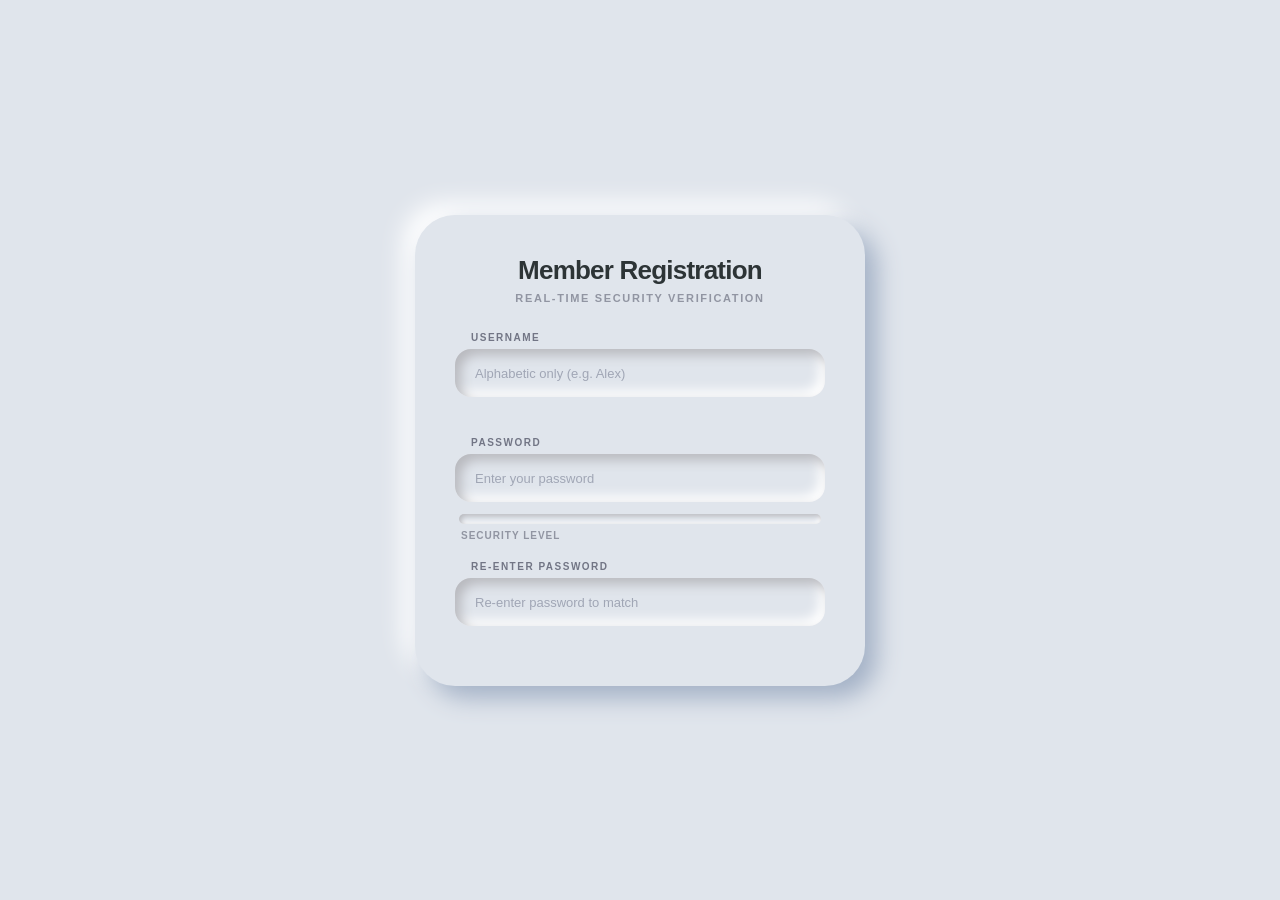
<file: Day-01-Password strength checker/index.html>
<!doctype html>
<html lang="en">
  <head>
    <meta charset="UTF-8" />
    <meta name="viewport" content="width=device-width, initial-scale=1.0" />
    <title>Password Strength Checker</title>
    <meta
      name="description"
      content="A Neumorphism (Soft UI) real-time password strength checker with live validation, dynamic strength meter, and animated confirmation."
    />
    <meta property="og:title" content="Password Strength Checker" />
    <meta
      property="og:description"
      content="A Neumorphism (Soft UI) real-time password strength checker with live validation, dynamic strength meter, and animated confirmation."
    />
    <meta property="og:type" content="website" />
    <meta name="twitter:card" content="summary_large_image" />
    <link rel="stylesheet" href="style.css" />
    <script src="script.js" defer></script>
  </head>
  <body>
    <main class="app-container" id="app-container">
      <!-- Registration Form Area -->
      <section class="form-area" id="form-area">
        <header class="header-area" id="header-area">
          <h1 class="app-title" id="app-title">Member Registration</h1>
          <p class="app-subtitle" id="app-subtitle">Real-time security verification</p>
        </header>

        <form class="form-container" id="registration-form" novalidate autocomplete="off">
          <!-- Username Input -->
          <div class="form-group" id="username-group">
            <label for="username" class="form-label" id="username-label">
              <span>Username</span>
            </label>
            <input
              type="text"
              id="username"
              name="username"
              class="neumorphic-input"
              placeholder="Alphabetic only (e.g. Alex)"
              autocomplete="off"
              spellcheck="false"
              required
            />
            <span class="field-hint" id="username-hint"></span>
          </div>

          <!-- Password Input & Strength Meter -->
          <div class="form-group" id="password-group">
            <label for="password" class="form-label" id="password-label">
              <span>Password</span>
            </label>
            <input
              type="password"
              id="password"
              name="password"
              class="neumorphic-input"
              placeholder="Enter your password"
              autocomplete="new-password"
              required
            />
            <!-- Visual Colored Bar Strength Meter -->
            <div class="strength-meter-container" id="strength-meter-container">
              <div class="strength-meter-track" id="strength-meter-track">
                <div class="strength-meter-bar" id="strength-meter-bar"></div>
              </div>
              <div class="strength-status" id="strength-status">
                <span class="strength-reqs" id="strength-reqs">Security Level</span>
                <span class="strength-label" id="strength-label"></span>
              </div>
            </div>
          </div>

          <!-- Re-enter Password Input -->
          <div class="form-group" id="confirm-password-group">
            <label for="confirm-password" class="form-label" id="confirm-password-label">
              <span>Re-enter Password</span>
            </label>
            <input
              type="password"
              id="confirm-password"
              name="confirm-password"
              class="neumorphic-input"
              placeholder="Re-enter password to match"
              autocomplete="new-password"
              required
            />
            <span class="field-hint" id="confirm-password-hint"></span>
          </div>

          <!-- Registry Submit Button (Hidden by default until validated) -->
          <button type="submit" id="registry-button" class="btn-registry">
            Registry
          </button>
        </form>
      </section>

      <!-- Success State (Hidden initially) -->
      <section class="success-container" id="success-container" style="display: none;">
        <div class="checkmark-circle-outer" id="checkmark-circle-outer">
          <svg class="checkmark-svg" id="checkmark-svg" viewBox="0 0 52 52">
            <circle class="checkmark-circle" id="checkmark-circle" cx="26" cy="26" r="23" />
            <path class="checkmark-check" id="checkmark-check" d="M14.1 27.2l7.1 7.2 16.7-16.8" />
          </svg>
        </div>
        <h2 class="success-text" id="success-text">Thanks for being a member</h2>
        <button type="button" class="reset-session-btn" id="reset-session-btn">
          Register Another
        </button>
      </section>
    </main>
  </body>
</html>
</file>
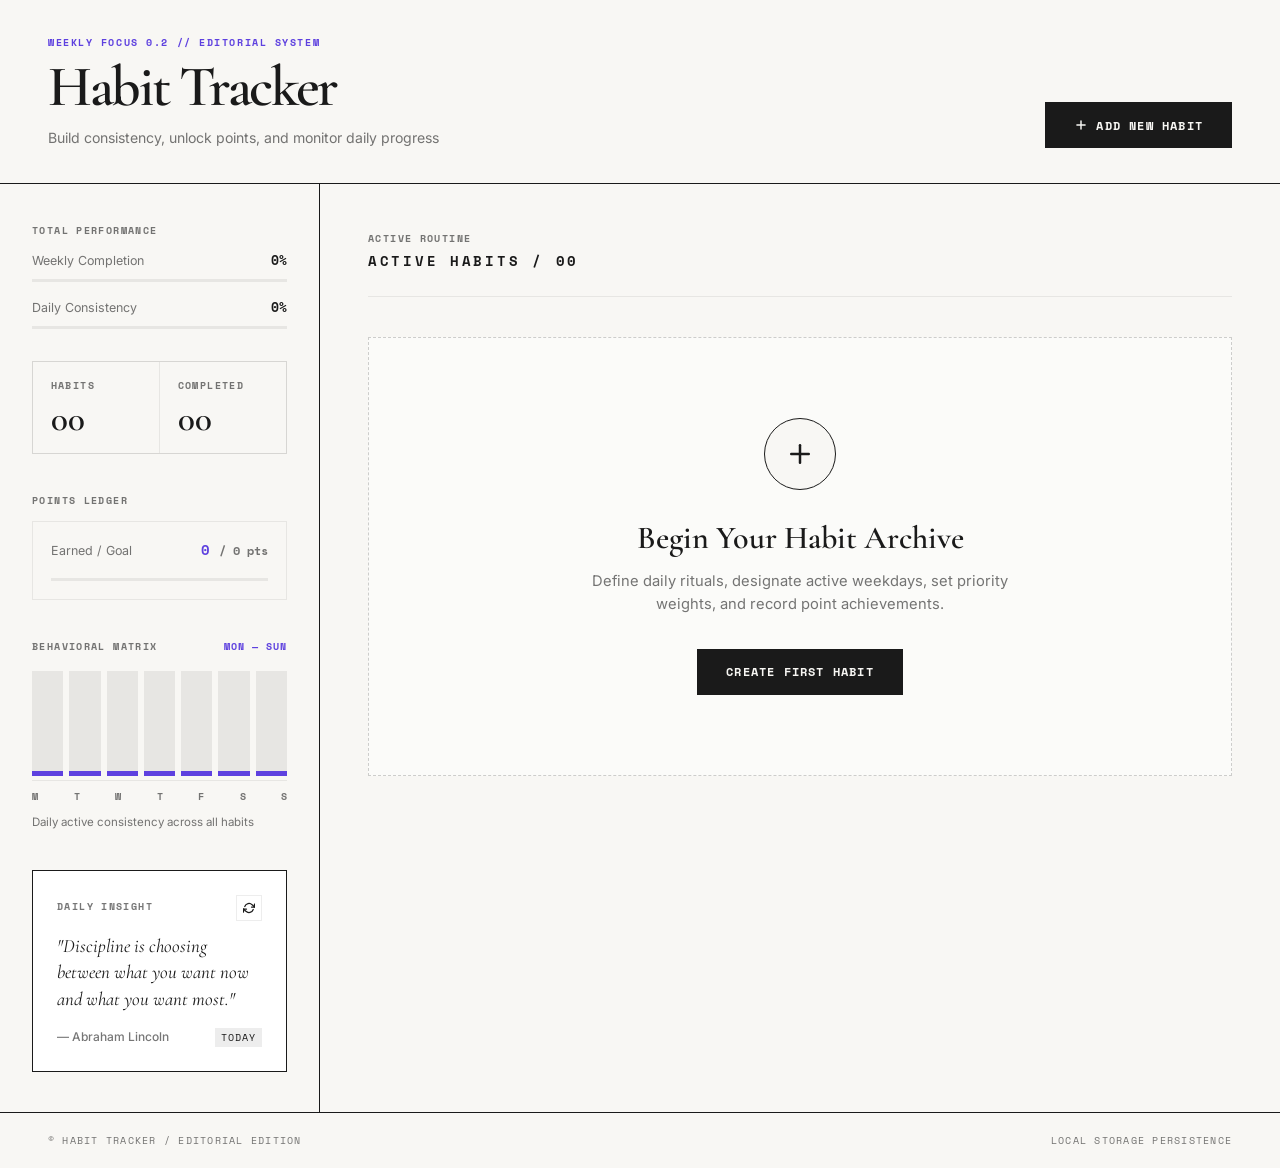
<file: habit-tracker/index.html>
<!doctype html>
<html lang="en">
  <head>
    <meta charset="UTF-8" />
    <meta name="viewport" content="width=device-width, initial-scale=1.0" />
    <title>Habit Tracker | Refined Editorial</title>
    <meta name="description" content="Editorial typography habit tracker with weekly progress, points, weekday behavioral matrix, and local storage." />
    <meta property="og:title" content="Habit Tracker | Refined Editorial" />
    <meta property="og:description" content="Editorial typography habit tracker with weekly progress, points, weekday behavioral matrix, and local storage." />
    <meta property="og:type" content="website" />
    <link rel="preconnect" href="https://fonts.googleapis.com" />
    <link rel="preconnect" href="https://fonts.gstatic.com" crossorigin />
    <link href="https://fonts.googleapis.com/css2?family=Cormorant+Garamond:ital,wght@0,300;0,600;1,400&family=Inter:wght@300;400;500;600&family=Space+Mono:wght@400;700&display=swap" rel="stylesheet" />
    <link rel="stylesheet" href="./style.css" />
  </head>
  <body>
    <div class="app-wrapper" id="app">
      <!-- Refined Editorial Header -->
      <header class="app-header" id="mainHeader">
        <div class="brand-text">
          <span class="brand-tag">Weekly Focus 0.2 // Editorial System</span>
          <h1>Habit Tracker</h1>
          <p class="brand-subtext">Build consistency, unlock points, and monitor daily progress</p>
        </div>

        <div class="header-actions">
          <button type="button" class="btn-primary" id="addHabitHeaderBtn">
            <svg width="14" height="14" viewBox="0 0 24 24" fill="none" stroke="currentColor" stroke-width="2.5" stroke-linecap="round" stroke-linejoin="round">
              <line x1="12" y1="5" x2="12" y2="19"></line>
              <line x1="5" y1="12" x2="19" y2="12"></line>
            </svg>
            <span>Add New Habit</span>
          </button>
        </div>
      </header>

      <!-- Sidebar: User Info & Editorial Behavioral Metrics -->
      <aside class="user-info-panel" id="userInfoPanel">
        <!-- Overall Performance Progress Bars -->
        <section class="panel-block">
          <span class="label">Total Performance</span>
          <div class="progress-unit">
            <div class="progress-row">
              <span class="progress-name">Weekly Completion</span>
              <span class="progress-val" id="overallPercent">0%</span>
            </div>
            <div class="bar-track">
              <div class="bar-fill" id="overallProgressBar" style="width: 0%;"></div>
            </div>
          </div>

          <div class="progress-unit" style="margin-bottom: 1.5rem;">
            <div class="progress-row">
              <span class="progress-name">Daily Consistency</span>
              <span class="progress-val" id="dailyPercent">0%</span>
            </div>
            <div class="bar-track">
              <div class="bar-fill secondary" id="dailyProgressBar" style="width: 0%;"></div>
            </div>
          </div>

          <div class="stat-group">
            <div class="metric-card" id="metricTotalHabits">
              <span class="label">Habits</span>
              <div class="metric-value" id="totalHabitsCount">0</div>
            </div>
            <div class="metric-card" id="metricCompletedHabits">
              <span class="label">Completed</span>
              <div class="metric-value" id="totalCompletedHabits">0</div>
            </div>
          </div>
        </section>

        <!-- Points Ledger -->
        <section class="panel-block">
          <span class="label">Points Ledger</span>
          <div class="points-ledger-box">
            <div class="points-row">
              <span class="progress-name">Earned / Goal</span>
              <div class="points-numbers">
                <span class="earned" id="earnedPoints">0</span>
                <span class="target">/ <span id="targetPoints">0</span> pts</span>
              </div>
            </div>
            <div class="bar-track">
              <div class="bar-fill accent" id="pointsProgressBar" style="width: 0%;"></div>
            </div>
          </div>
        </section>

        <!-- Behavioral Matrix with Weekday Names -->
        <section class="panel-block">
          <div class="matrix-header">
            <span class="label" style="margin-bottom: 0;">Behavioral Matrix</span>
            <span class="legend-note">Mon — Sun</span>
          </div>
          <div class="chart-bars-wrap" id="chartBarsWrap">
            <!-- Dynamically rendered weekday columns -->
          </div>
          <div class="weekdays-labels-row" id="weekdaysLabelsRow">
            <span>M</span><span>T</span><span>W</span><span>T</span><span>F</span><span>S</span><span>S</span>
          </div>
          <p class="matrix-note">Daily active consistency across all habits</p>
        </section>

        <!-- Motivational Quote of the Day Card -->
        <section class="quote-card" id="quoteCard">
          <div class="quote-header">
            <span class="label" style="margin-bottom: 0;">Daily Insight</span>
            <button type="button" class="btn-refresh-quote" id="refreshQuoteBtn" title="Fetch new inspirational quote" aria-label="Refresh quote">
              <svg id="refreshQuoteIcon" width="12" height="12" viewBox="0 0 24 24" fill="none" stroke="currentColor" stroke-width="2.5" stroke-linecap="round" stroke-linejoin="round">
                <polyline points="23 4 23 10 17 10"></polyline>
                <polyline points="1 20 1 14 7 14"></polyline>
                <path d="M3.51 9a9 9 0 0 1 14.85-3.36L23 10M1 14l4.64 4.36A9 9 0 0 0 20.49 15"></path>
              </svg>
            </button>
          </div>
          <p class="quote-text" id="quoteText">"We are what we repeatedly do. Excellence, then, is not an act, but a habit."</p>
          <div class="quote-meta">
            <span class="quote-author" id="quoteAuthor">— Will Durant</span>
            <span class="quote-date-tag" id="quoteDateTag">Today</span>
          </div>
        </section>
      </aside>

      <!-- Main Section: Habits Workspace -->
      <main class="habits-section" id="habitsWorkspace">
        <div class="habits-section-header">
          <div class="section-title-group">
            <span class="label" style="margin-bottom: 0;">Active Routine</span>
            <h2 class="section-count-title">
              Active Habits / <span id="habitsCountBadge">0</span>
            </h2>
          </div>

          <div class="habits-controls" id="habitsControls">
            <label for="habitSortSelect" class="label sort-label">Sort By:</label>
            <select id="habitSortSelect" class="editorial-select" aria-label="Sort habits">
              <option value="priority-desc">Priority (High to Low)</option>
              <option value="title-asc">Title (A-Z)</option>
            </select>
          </div>
        </div>

        <!-- Initial Stage: Editorial Center Add State -->
        <div class="center-empty-state" id="emptyState">
          <button type="button" class="center-add-icon-btn" id="centerAddBtn" title="Add Your First Habit" aria-label="Add Habit">
            <svg viewBox="0 0 24 24" fill="none" stroke="currentColor" stroke-width="2" stroke-linecap="round" stroke-linejoin="round">
              <line x1="12" y1="5" x2="12" y2="19"></line>
              <line x1="5" y1="12" x2="19" y2="12"></line>
            </svg>
          </button>
          <h3 class="center-empty-title">Begin Your Habit Archive</h3>
          <p class="center-empty-desc">
            Define daily rituals, designate active weekdays, set priority weights, and record point achievements.
          </p>
          <button type="button" class="btn-primary" onclick="document.getElementById('centerAddBtn').click()">
            Create First Habit
          </button>
        </div>

        <!-- Habits Grid -->
        <div class="habits-grid" id="habitsGrid" style="display: none;">
          <!-- Habit cards rendered dynamically -->
        </div>
      </main>

      <!-- Editorial Footer -->
      <footer class="app-footer">
        <span>© HABIT TRACKER / EDITORIAL EDITION</span>
        <span>LOCAL STORAGE PERSISTENCE</span>
      </footer>
    </div>

    <!-- Modal Form: Editorial Add/Edit Habit -->
    <div class="modal-overlay" id="habitModal" role="dialog" aria-modal="true" aria-labelledby="modalTitle">
      <div class="modal-box">
        <div class="modal-header">
          <div>
            <span class="label">Entry Manifest</span>
            <h3 id="modalTitle">Add New Habit</h3>
          </div>
          <button type="button" class="btn-close-modal" id="closeModalBtn" aria-label="Close dialog">
            <svg width="18" height="18" viewBox="0 0 24 24" fill="none" stroke="currentColor" stroke-width="2" stroke-linecap="round" stroke-linejoin="round">
              <line x1="18" y1="6" x2="6" y2="18"></line>
              <line x1="6" y1="6" x2="18" y2="18"></line>
            </svg>
          </button>
        </div>

        <form class="modal-form" id="habitForm" novalidate>
          <!-- 1. Habit Title -->
          <div class="form-group">
            <label for="habitTitleInput" class="form-label">
              <span>Habit Title</span>
              <span class="helper">Min. 1 character</span>
            </label>
            <input 
              type="text" 
              id="habitTitleInput" 
              class="form-input" 
              placeholder="e.g. Morning Meditation, Read Literature, Hydration" 
              autocomplete="off"
            />
            <span class="error-text" id="titleError">Title is required (must contain at least one non-whitespace character).</span>
          </div>

          <!-- 2. Active Days Limit (Weekdays 1 to 7) -->
          <div class="form-group">
            <div class="form-label">
              <span>Active Weekdays</span>
              <span class="helper">Select 1 to 7 days</span>
            </div>
            <div class="days-selector-wrap" id="sliderWrap">
              <div class="days-selector-top">
                <span class="label" style="margin-bottom: 0;">Weekly Schedule</span>
                <span class="days-current-badge" id="sliderCurrentBadge">0 / 7 Days</span>
              </div>
              <div class="days-grid-row" id="daysGridRow">
                <button type="button" class="day-toggle-btn" data-day="1" aria-label="Toggle Monday (Day 1)">
                  <span class="day-num">01</span>
                  <span class="day-sub">Mon</span>
                </button>
                <button type="button" class="day-toggle-btn" data-day="2" aria-label="Toggle Tuesday (Day 2)">
                  <span class="day-num">02</span>
                  <span class="day-sub">Tue</span>
                </button>
                <button type="button" class="day-toggle-btn" data-day="3" aria-label="Toggle Wednesday (Day 3)">
                  <span class="day-num">03</span>
                  <span class="day-sub">Wed</span>
                </button>
                <button type="button" class="day-toggle-btn" data-day="4" aria-label="Toggle Thursday (Day 4)">
                  <span class="day-num">04</span>
                  <span class="day-sub">Thu</span>
                </button>
                <button type="button" class="day-toggle-btn" data-day="5" aria-label="Toggle Friday (Day 5)">
                  <span class="day-num">05</span>
                  <span class="day-sub">Fri</span>
                </button>
                <button type="button" class="day-toggle-btn" data-day="6" aria-label="Toggle Saturday (Day 6)">
                  <span class="day-num">06</span>
                  <span class="day-sub">Sat</span>
                </button>
                <button type="button" class="day-toggle-btn" data-day="7" aria-label="Toggle Sunday (Day 7)">
                  <span class="day-num">07</span>
                  <span class="day-sub">Sun</span>
                </button>
              </div>
              <div class="days-quick-row">
                <button type="button" class="btn-quick-day" id="quickSelectAll">Select All (7 Days)</button>
                <button type="button" class="btn-quick-day" id="quickClearAll">Reset</button>
              </div>
            </div>
          </div>

          <!-- 3. Priority Scale (1 to 5 Stars) -->
          <div class="form-group">
            <div class="form-label">
              <span>Priority Weight</span>
              <span class="helper">1 to 5 Stars</span>
            </div>
            <div class="star-rating-selector" id="starContainer">
              <!-- Star rating buttons dynamically rendered -->
            </div>
          </div>

          <!-- 4. Completion Points (Numeric) -->
          <div class="form-group">
            <label for="habitPointsInput" class="form-label">
              <span>Goal Reward Points</span>
              <span class="helper">Numeric score target</span>
            </label>
            <input 
              type="number" 
              id="habitPointsInput" 
              class="form-input" 
              min="5" 
              max="1000" 
              step="5" 
              value="50" 
              required 
            />
          </div>

          <!-- Modal Action Buttons -->
          <div class="modal-actions">
            <button type="button" class="btn-outline-danger" id="deleteHabitInModalBtn" style="display: none;">
              Delete Habit
            </button>
            <div class="modal-actions-right">
              <button type="button" class="btn-secondary" id="cancelModalBtn">Cancel</button>
              <button type="submit" class="btn-primary" id="saveHabitBtn">Save Habit</button>
            </div>
          </div>
        </form>
      </div>
    </div>

    <!-- Editorial Delete Confirmation Modal -->
    <div class="modal-overlay" id="deleteConfirmModal" role="dialog" aria-modal="true" aria-labelledby="deleteModalTitle">
      <div class="modal-box modal-box-sm">
        <div class="modal-header">
          <div>
            <span class="label" style="color: #c92a2a;">Warning</span>
            <h3 id="deleteModalTitle">Remove Habit</h3>
          </div>
          <button type="button" class="btn-close-modal" id="closeDeleteModalBtn" aria-label="Close dialog">
            <svg width="18" height="18" viewBox="0 0 24 24" fill="none" stroke="currentColor" stroke-width="2" stroke-linecap="round" stroke-linejoin="round">
              <line x1="18" y1="6" x2="6" y2="18"></line>
              <line x1="6" y1="6" x2="18" y2="18"></line>
            </svg>
          </button>
        </div>

        <div class="delete-modal-content">
          <p>Are you sure you wish to delete <strong id="deleteHabitName"></strong> from your active routine?</p>
          <p class="delete-warning-text">All tracked active days and accumulated points will be cleared.</p>
        </div>

        <div class="modal-actions">
          <button type="button" class="btn-secondary" id="cancelDeleteBtn">Cancel</button>
          <button type="button" class="btn-danger" id="confirmDeleteBtn">Confirm Deletion</button>
        </div>
      </div>
    </div>

    <!-- Toast Notifications -->
    <div class="toast-container" id="toastContainer" aria-live="polite"></div>

    <!-- App JavaScript -->
    <script type="module" src="./script.js"></script>
  </body>
</html>
</file>
<file: Day-01-Password strength checker/style.css>
/* Sleek Interface - Neumorphism (Soft UI) Real-Time Password Strength Checker */

:root {
  --bg-color: #e0e5ec;
  --text-heading: #2d3436;
  --text-main: #44475a;
  --text-muted: #8892a0;
  --shadow-light: #ffffff;
  --shadow-dark: #a3b1c6;
  --shadow-inset: #b8b9be;
  --color-weak: #ff7675;
  --color-medium: #fdcb6e;
  --color-strong: #55efc4;
}

* {
  box-sizing: border-box;
  margin: 0;
  padding: 0;
  font-family: -apple-system, BlinkMacSystemFont, "Segoe UI", Roboto, Helvetica, Arial, sans-serif;
  -webkit-font-smoothing: antialiased;
}

body {
  background-color: var(--bg-color);
  color: var(--text-main);
  min-height: 100vh;
  display: flex;
  justify-content: center;
  align-items: center;
  padding: 20px;
}

/* Centered Highlighted Square Container - Sleek Interface Card */
.app-container {
  background-color: var(--bg-color);
  width: 450px;
  max-width: 100%;
  border-radius: 40px;
  padding: 40px;
  display: flex;
  flex-direction: column;
  justify-content: center;
  position: relative;
  box-shadow: 12px 12px 24px var(--shadow-dark), -12px -12px 24px var(--shadow-light);
  transition: all 0.3s ease;
}

/* Header & Title */
.header-area {
  text-align: center;
  margin-bottom: 28px;
}

.app-title {
  font-size: 26px;
  font-weight: 900;
  color: var(--text-heading);
  letter-spacing: -0.03em;
}

.app-subtitle {
  font-size: 11px;
  font-weight: 600;
  color: var(--text-main);
  opacity: 0.5;
  text-transform: uppercase;
  letter-spacing: 0.15em;
  margin-top: 6px;
}

/* Form Styles */
.form-container {
  display: flex;
  flex-direction: column;
  gap: 20px;
  width: 100%;
}

.form-group {
  display: flex;
  flex-direction: column;
  gap: 6px;
  position: relative;
}

.form-label {
  font-size: 10px;
  font-weight: 700;
  color: var(--text-main);
  text-transform: uppercase;
  letter-spacing: 0.15em;
  padding-left: 16px;
  opacity: 0.7;
  display: flex;
  justify-content: space-between;
  align-items: center;
}

/* Pressed-in Neumorphic Input - Sleek Interface */
.neumorphic-input {
  width: 100%;
  height: 48px;
  background-color: var(--bg-color);
  border: none;
  outline: none;
  border-radius: 16px;
  padding: 0 20px;
  font-size: 14px;
  color: var(--text-heading);
  box-shadow: inset 6px 6px 12px var(--shadow-inset), inset -6px -6px 12px var(--shadow-light);
  transition: all 0.2s ease-in-out;
}

.neumorphic-input::placeholder {
  color: #a0a6b5;
  font-size: 13px;
}

.neumorphic-input:focus {
  box-shadow: inset 7px 7px 14px var(--shadow-inset), inset -7px -7px 14px var(--shadow-light);
}

/* Error state & Shake animation */
.neumorphic-input.input-error {
  box-shadow: inset 5px 5px 10px #d8a8a8, inset -5px -5px 10px #ffffff, 0 0 0 1.5px var(--color-weak);
}

.shake-error {
  animation: neuShake 0.45s cubic-bezier(0.36, 0.07, 0.19, 0.97) both;
}

@keyframes neuShake {
  0%, 100% {
    transform: translateX(0);
  }
  15%, 45%, 75% {
    transform: translateX(-6px);
  }
  30%, 60%, 90% {
    transform: translateX(6px);
  }
}

/* Field validation hints */
.field-hint {
  font-size: 10px;
  min-height: 14px;
  padding-left: 16px;
  color: var(--text-muted);
  font-style: italic;
  transition: color 0.2s ease;
}

.field-hint.error {
  color: var(--color-weak);
}

.field-hint.success {
  color: var(--color-strong);
}

/* Strength Meter */
.strength-meter-container {
  display: flex;
  flex-direction: column;
  gap: 6px;
  margin-top: 6px;
  padding: 0 4px;
}

.strength-meter-track {
  width: 100%;
  height: 10px;
  background-color: var(--bg-color);
  border-radius: 6px;
  overflow: hidden;
  box-shadow: inset 2px 2px 5px var(--shadow-inset), inset -2px -2px 5px var(--shadow-light);
}

.strength-meter-bar {
  height: 100%;
  width: 0%;
  border-radius: 6px;
  transition: width 0.3s ease, background-color 0.3s ease;
}

.strength-meter-bar.weak {
  width: 33.33%;
  background-color: var(--color-weak);
}

.strength-meter-bar.medium {
  width: 66.66%;
  background-color: var(--color-medium);
}

.strength-meter-bar.strong {
  width: 100%;
  background-color: var(--color-strong);
}

.strength-status {
  display: flex;
  justify-content: space-between;
  align-items: center;
  font-size: 10px;
  padding: 0 2px;
}

.strength-label {
  font-weight: 700;
  font-size: 10px;
  text-transform: uppercase;
  letter-spacing: 0.1em;
}

.strength-label.weak {
  color: var(--color-weak);
}

.strength-label.medium {
  color: var(--color-medium);
}

.strength-label.strong {
  color: var(--color-strong);
}

.strength-reqs {
  font-size: 10px;
  font-weight: 600;
  text-transform: uppercase;
  letter-spacing: 0.1em;
  opacity: 0.5;
  color: var(--text-main);
}

/* Extruded Neumorphic Button - Sleek Interface */
.btn-registry {
  display: none;
  width: 100%;
  height: 50px;
  margin-top: 8px;
  background-color: var(--bg-color);
  border: none;
  border-radius: 16px;
  font-size: 12px;
  font-weight: 900;
  text-transform: uppercase;
  letter-spacing: 0.15em;
  color: var(--text-heading);
  cursor: pointer;
  outline: none;
  box-shadow: 9px 9px 16px var(--shadow-dark), -9px -9px 16px var(--shadow-light);
  transition: all 0.2s ease-in-out;
}

.btn-registry:hover {
  box-shadow: 6px 6px 12px var(--shadow-dark), -6px -6px 12px var(--shadow-light);
  color: #1a1e20;
}

.btn-registry:active {
  box-shadow: inset 4px 4px 8px var(--shadow-dark), inset -4px -4px 8px var(--shadow-light);
  transform: translateY(1px);
}

/* Success State */
.success-container {
  display: flex;
  flex-direction: column;
  align-items: center;
  justify-content: center;
  text-align: center;
  width: 100%;
  padding: 24px 10px;
  gap: 20px;
}

.checkmark-circle-outer {
  width: 96px;
  height: 96px;
  border-radius: 50%;
  background-color: var(--bg-color);
  display: flex;
  align-items: center;
  justify-content: center;
  border: 2px solid #ffffff;
  box-shadow: 9px 9px 16px var(--shadow-dark), -9px -9px 16px var(--shadow-light);
}

.checkmark-svg {
  width: 54px;
  height: 54px;
  border-radius: 50%;
  display: block;
}

.checkmark-circle {
  stroke-dasharray: 166;
  stroke-dashoffset: 166;
  stroke-width: 3;
  stroke-miterlimit: 10;
  stroke: var(--color-strong);
  fill: none;
}

.checkmark-check {
  transform-origin: 50% 50%;
  stroke-dasharray: 48;
  stroke-dashoffset: 48;
  stroke-width: 4;
  stroke: var(--color-strong);
  stroke-linecap: round;
  stroke-linejoin: round;
  fill: none;
}

/* Animated Checkmark popup */
.animate-popup .checkmark-circle-outer {
  animation: popScale 0.6s cubic-bezier(0.175, 0.885, 0.32, 1.275) forwards;
}

.animate-popup .checkmark-circle {
  animation: strokeCircle 0.6s cubic-bezier(0.65, 0, 0.45, 1) 0.2s forwards;
}

.animate-popup .checkmark-check {
  animation: strokeCheck 0.4s cubic-bezier(0.65, 0, 0.45, 1) 0.6s forwards;
}

.animate-popup .success-text {
  animation: fadeInUp 0.5s ease-out 0.8s both;
}

/* Static checkmark (when animation has already played once in session) */
.static-display .checkmark-circle {
  stroke-dashoffset: 0;
}

.static-display .checkmark-check {
  stroke-dashoffset: 0;
}

.static-display .success-text {
  opacity: 1;
  transform: none;
}

@keyframes popScale {
  0% {
    transform: scale(0.4);
    opacity: 0;
  }
  70% {
    transform: scale(1.08);
    opacity: 1;
  }
  100% {
    transform: scale(1);
    opacity: 1;
  }
}

@keyframes strokeCircle {
  100% {
    stroke-dashoffset: 0;
  }
}

@keyframes strokeCheck {
  100% {
    stroke-dashoffset: 0;
  }
}

@keyframes fadeInUp {
  from {
    opacity: 0;
    transform: translateY(12px);
  }
  to {
    opacity: 1;
    transform: translateY(0);
  }
}

.success-text {
  font-size: 20px;
  font-weight: 900;
  color: var(--text-heading);
  line-height: 1.4;
  max-width: 300px;
}

.reset-session-btn {
  margin-top: 10px;
  padding: 10px 22px;
  background-color: var(--bg-color);
  border: none;
  border-radius: 12px;
  font-size: 11px;
  font-weight: 700;
  text-transform: uppercase;
  letter-spacing: 0.1em;
  color: var(--text-heading);
  cursor: pointer;
  box-shadow: 6px 6px 12px var(--shadow-dark), -6px -6px 12px var(--shadow-light);
  transition: all 0.2s ease-in-out;
}

.reset-session-btn:hover {
  color: #1a1e20;
  box-shadow: 4px 4px 8px var(--shadow-dark), -4px -4px 8px var(--shadow-light);
}

.reset-session-btn:active {
  box-shadow: inset 3px 3px 6px var(--shadow-dark), inset -3px -3px 6px var(--shadow-light);
}

/* Responsive adjustments */
@media (max-width: 480px) {
  .app-container {
    padding: 28px 20px;
    border-radius: 28px;
  }
}
</file>
<file: habit-tracker/style.css>
/* Refined Editorial Design System - Variation 2 */
:root {
  --bg: #f8f7f4;
  --bg-card: #ffffff;
  --ink: #1a1a1a;
  --accent: #5e41df;
  --accent-hover: #4d32c4;
  --ink-faint: rgba(26, 26, 26, 0.08);
  --ink-light: rgba(26, 26, 26, 0.2);
  --ink-medium: rgba(26, 26, 26, 0.6);
  --accent-green: #2b8a3e;
  --accent-green-bg: #ebfbee;
  --accent-red: #c92a2a;
  --accent-red-bg: #fff5f5;
  --star-gold: #d97706;
}

* {
  box-sizing: border-box;
  margin: 0;
  padding: 0;
  -webkit-font-smoothing: antialiased;
}

::selection {
  background: var(--accent);
  color: var(--bg);
}

body {
  background-color: var(--bg);
  color: var(--ink);
  font-family: 'Inter', -apple-system, BlinkMacSystemFont, 'Segoe UI', Roboto, sans-serif;
  min-height: 100vh;
  display: flex;
  flex-direction: column;
  line-height: 1.5;
}

/* Master App Grid */
.app-wrapper {
  display: grid;
  grid-template-columns: 320px 1fr;
  grid-template-rows: auto 1fr auto;
  min-height: 100vh;
  max-width: 1600px;
  margin: 0 auto;
  width: 100%;
}

/* Top Header */
header.app-header {
  grid-column: 1 / -1;
  padding: 2.2rem 3rem;
  border-bottom: 1.5px solid var(--ink);
  display: flex;
  justify-content: space-between;
  align-items: flex-end;
  background: var(--bg);
  flex-wrap: wrap;
  gap: 1.5rem;
}

.brand-text h1 {
  font-family: 'Cormorant Garamond', Georgia, serif;
  font-size: clamp(2.2rem, 4.5vw, 3.6rem);
  font-weight: 600;
  line-height: 0.95;
  letter-spacing: -0.04em;
  color: var(--ink);
}

.brand-tag {
  font-family: 'Space Mono', monospace;
  font-size: 0.65rem;
  text-transform: uppercase;
  letter-spacing: 0.15em;
  color: var(--accent);
  display: block;
  margin-bottom: 0.6rem;
  font-weight: 700;
}

.brand-subtext {
  font-size: 0.88rem;
  margin-top: 0.75rem;
  color: var(--ink-medium);
}

/* Typography & Micro Labels */
.label {
  font-family: 'Space Mono', monospace;
  font-size: 0.62rem;
  text-transform: uppercase;
  letter-spacing: 0.14em;
  color: var(--ink-medium);
  margin-bottom: 0.75rem;
  display: block;
  font-weight: 600;
}

/* Primary Editorial Button */
.btn-primary {
  background: var(--ink);
  color: var(--bg);
  border: 1px solid var(--ink);
  padding: 0.85rem 1.75rem;
  font-family: 'Space Mono', monospace;
  font-size: 0.75rem;
  text-transform: uppercase;
  letter-spacing: 0.1em;
  cursor: pointer;
  transition: all 0.2s ease;
  display: inline-flex;
  align-items: center;
  gap: 8px;
  font-weight: 700;
}

.btn-primary:hover {
  background: var(--accent);
  border-color: var(--accent);
  color: #ffffff;
  transform: translateY(-1px);
}

.btn-primary:active {
  transform: translateY(0);
}

/* Secondary Button */
.btn-secondary {
  background: transparent;
  color: var(--ink);
  border: 1px solid var(--ink-light);
  padding: 0.85rem 1.5rem;
  font-family: 'Space Mono', monospace;
  font-size: 0.75rem;
  text-transform: uppercase;
  letter-spacing: 0.1em;
  cursor: pointer;
  transition: all 0.2s ease;
  font-weight: 600;
}

.btn-secondary:hover {
  border-color: var(--ink);
  background: var(--ink-faint);
}

/* Danger Button */
.btn-danger {
  background: var(--accent-red);
  color: #ffffff;
  border: 1px solid var(--accent-red);
  padding: 0.85rem 1.5rem;
  font-family: 'Space Mono', monospace;
  font-size: 0.75rem;
  text-transform: uppercase;
  letter-spacing: 0.1em;
  cursor: pointer;
  transition: all 0.2s ease;
  font-weight: 700;
}

.btn-danger:hover {
  background: #a61e1e;
  border-color: #a61e1e;
}

.btn-outline-danger {
  background: transparent;
  color: var(--accent-red);
  border: 1px solid var(--accent-red);
  padding: 0.85rem 1.25rem;
  font-family: 'Space Mono', monospace;
  font-size: 0.72rem;
  text-transform: uppercase;
  letter-spacing: 0.1em;
  cursor: pointer;
  transition: all 0.2s ease;
  font-weight: 700;
}

.btn-outline-danger:hover {
  background: var(--accent-red-bg);
}

/* Sidebar: User Info Panel */
aside.user-info-panel {
  grid-column: 1;
  padding: 2.5rem 2rem;
  border-right: 1.5px solid var(--ink);
  overflow-y: auto;
  display: flex;
  flex-direction: column;
  gap: 2.5rem;
  background: var(--bg);
}

.panel-block {
  display: flex;
  flex-direction: column;
}

/* Editorial Progress Units */
.progress-unit {
  margin-bottom: 1rem;
}

.progress-row {
  display: flex;
  justify-content: space-between;
  align-items: baseline;
  font-size: 0.8rem;
  color: var(--ink);
}

.progress-name {
  font-size: 0.78rem;
  color: var(--ink-medium);
}

.progress-val {
  font-family: 'Space Mono', monospace;
  font-size: 0.8rem;
  font-weight: 700;
}

.bar-track {
  height: 3px;
  background: var(--ink-faint);
  width: 100%;
  margin-top: 0.5rem;
  position: relative;
  overflow: hidden;
}

.bar-fill {
  height: 100%;
  background: var(--ink);
  transition: width 0.6s cubic-bezier(0.16, 1, 0.3, 1);
}

.bar-fill.secondary {
  background: var(--ink-medium);
}

.bar-fill.accent {
  background: var(--accent);
}

/* Metric Stat Group */
.stat-group {
  display: grid;
  grid-template-columns: 1fr 1fr;
  gap: 1px;
  background: var(--ink-faint);
  border: 1px solid var(--ink-faint);
  margin-top: 0.5rem;
}

.metric-card {
  background: var(--bg);
  padding: 1.1rem;
}

.metric-card .label {
  margin-bottom: 0.4rem;
}

.metric-value {
  font-size: 2.2rem;
  font-family: 'Cormorant Garamond', Georgia, serif;
  font-weight: 600;
  line-height: 1;
  color: var(--ink);
}

/* Points Ledger Box */
.points-ledger-box {
  background: var(--bg);
  border: 1px solid var(--ink-faint);
  padding: 1.1rem;
  display: flex;
  flex-direction: column;
  gap: 0.6rem;
}

.points-row {
  display: flex;
  justify-content: space-between;
  align-items: baseline;
}

.points-numbers {
  font-family: 'Space Mono', monospace;
  font-size: 0.85rem;
  font-weight: 700;
}

.points-numbers .earned {
  color: var(--accent);
}

.points-numbers .target {
  color: var(--ink-medium);
  font-size: 0.75rem;
}

/* Behavioral Matrix Graph with Weekday Names */
.matrix-header {
  display: flex;
  justify-content: space-between;
  align-items: center;
  margin-bottom: 1rem;
}

.legend-note {
  font-family: 'Space Mono', monospace;
  font-size: 0.62rem;
  text-transform: uppercase;
  letter-spacing: 0.1em;
  color: var(--accent);
  font-weight: 700;
}

.chart-bars-wrap {
  display: flex;
  align-items: flex-end;
  height: 110px;
  gap: 6px;
  padding: 0 0 4px 0;
  border-bottom: 1px solid var(--ink-faint);
}

.chart-col {
  flex: 1;
  height: 100%;
  display: flex;
  flex-direction: column;
  align-items: center;
  justify-content: flex-end;
  gap: 6px;
}

.chart-bar-outer {
  width: 100%;
  background: var(--ink-faint);
  height: 100%;
  position: relative;
  display: flex;
  align-items: flex-end;
}

.chart-bar-inner {
  width: 100%;
  background: var(--accent);
  transition: height 0.6s cubic-bezier(0.16, 1, 0.3, 1);
  min-height: 2px;
}

.weekdays-labels-row {
  display: flex;
  justify-content: space-between;
  margin-top: 0.5rem;
  font-family: 'Space Mono', monospace;
  font-size: 0.65rem;
  color: var(--ink-medium);
  font-weight: 600;
}

.matrix-note {
  font-size: 0.72rem;
  color: var(--ink-medium);
  margin-top: 0.6rem;
  line-height: 1.4;
}

/* Daily Quote Card */
.quote-card {
  border: 1px solid var(--ink);
  padding: 1.5rem;
  background: #ffffff;
  display: flex;
  flex-direction: column;
  gap: 0.75rem;
  transition: box-shadow 0.2s ease;
}

.quote-card:hover {
  box-shadow: 4px 4px 0px var(--ink);
}

.quote-header {
  display: flex;
  justify-content: space-between;
  align-items: center;
}

.btn-refresh-quote {
  background: transparent;
  border: 1px solid var(--ink-faint);
  color: var(--ink);
  width: 26px;
  height: 26px;
  display: flex;
  align-items: center;
  justify-content: center;
  cursor: pointer;
  transition: all 0.2s ease;
}

.btn-refresh-quote:hover {
  border-color: var(--ink);
  background: var(--ink-faint);
  transform: rotate(45deg);
}

.btn-refresh-quote.loading svg {
  animation: spinQuote 0.75s linear infinite;
}

@keyframes spinQuote {
  from { transform: rotate(0deg); }
  to { transform: rotate(360deg); }
}

.quote-text {
  font-family: 'Cormorant Garamond', Georgia, serif;
  font-style: italic;
  font-size: 1.18rem;
  line-height: 1.4;
  color: var(--ink);
  transition: opacity 0.3s ease;
}

.quote-meta {
  display: flex;
  justify-content: space-between;
  align-items: center;
  margin-top: 0.25rem;
}

.quote-author {
  font-size: 0.75rem;
  color: var(--ink-medium);
  font-family: 'Inter', sans-serif;
  font-weight: 500;
}

.quote-date-tag {
  font-family: 'Space Mono', monospace;
  font-size: 0.6rem;
  text-transform: uppercase;
  letter-spacing: 0.1em;
  background: var(--ink-faint);
  padding: 2px 6px;
  color: var(--ink);
}

/* Main Workspace: Habits Section */
main.habits-section {
  grid-column: 2;
  padding: 3rem;
  overflow-y: auto;
  display: flex;
  flex-direction: column;
  gap: 2.5rem;
  background: var(--bg);
}

.habits-section-header {
  display: flex;
  justify-content: space-between;
  align-items: flex-end;
  flex-wrap: wrap;
  gap: 1.5rem;
  border-bottom: 1px solid var(--ink-faint);
  padding-bottom: 1.5rem;
}

.section-count-title {
  font-family: 'Space Mono', monospace;
  font-size: 0.85rem;
  text-transform: uppercase;
  letter-spacing: 0.2em;
  color: var(--ink);
  font-weight: 700;
  margin-top: 0.25rem;
}

.habits-controls {
  display: flex;
  align-items: center;
  gap: 8px;
}

.sort-label {
  margin-bottom: 0;
}

.editorial-select {
  background: transparent;
  border: 1px solid var(--ink-light);
  padding: 0.5rem 2rem 0.5rem 0.85rem;
  font-family: 'Space Mono', monospace;
  font-size: 0.72rem;
  text-transform: uppercase;
  letter-spacing: 0.1em;
  color: var(--ink);
  cursor: pointer;
  outline: none;
  appearance: none;
  background-image: url("data:image/svg+xml,%3Csvg xmlns='http://www.w3.org/2000/svg' width='12' height='12' viewBox='0 0 24 24' fill='none' stroke='%231a1a1a' stroke-width='2' stroke-linecap='round' stroke-linejoin='round'%3E%3Cpolyline points='6 9 12 15 18 9'%3E%3C/polyline%3E%3C/svg%3E");
  background-repeat: no-repeat;
  background-position: right 8px center;
  transition: border-color 0.2s;
}

.editorial-select:hover,
.editorial-select:focus {
  border-color: var(--ink);
}

/* Empty State */
.center-empty-state {
  display: flex;
  flex-direction: column;
  align-items: center;
  justify-content: center;
  padding: 5rem 2rem;
  text-align: center;
  border: 1px dashed var(--ink-light);
  background: rgba(255, 255, 255, 0.4);
}

.center-add-icon-btn {
  width: 72px;
  height: 72px;
  border: 1.5px solid var(--ink);
  background: var(--bg);
  color: var(--ink);
  border-radius: 50%;
  display: flex;
  align-items: center;
  justify-content: center;
  cursor: pointer;
  margin-bottom: 1.5rem;
  transition: all 0.3s cubic-bezier(0.16, 1, 0.3, 1);
}

.center-add-icon-btn:hover {
  background: var(--ink);
  color: var(--bg);
  transform: rotate(90deg) scale(1.05);
}

.center-add-icon-btn svg {
  width: 30px;
  height: 30px;
}

.center-empty-title {
  font-family: 'Cormorant Garamond', Georgia, serif;
  font-size: 2rem;
  font-weight: 600;
  margin-bottom: 0.5rem;
  color: var(--ink);
}

.center-empty-desc {
  font-size: 0.92rem;
  color: var(--ink-medium);
  max-width: 440px;
  margin-bottom: 2rem;
  line-height: 1.6;
}

/* Habits Grid */
.habits-grid {
  display: grid;
  grid-template-columns: repeat(auto-fill, minmax(340px, 1fr));
  gap: 2.5rem;
}

/* Habit Card: Editorial Aesthetic */
.habit-card {
  background: #ffffff;
  border: 1px solid var(--ink-faint);
  padding: 1.75rem;
  display: flex;
  flex-direction: column;
  gap: 1.25rem;
  position: relative;
  transition: all 0.25s cubic-bezier(0.16, 1, 0.3, 1);
}

.habit-card:hover {
  border-color: var(--ink);
  box-shadow: 6px 6px 0px var(--ink);
  transform: translateY(-2px);
}

.habit-card.is-completed {
  border-color: var(--accent-green);
  background: #fafdfa;
}

.habit-card.is-completed:hover {
  box-shadow: 6px 6px 0px var(--accent-green);
}

.habit-card-header {
  display: flex;
  justify-content: space-between;
  align-items: flex-start;
  gap: 1rem;
}

.habit-title {
  font-family: 'Cormorant Garamond', Georgia, serif;
  font-size: 1.75rem;
  font-weight: 600;
  line-height: 1.15;
  color: var(--ink);
  word-break: break-word;
}

.habit-stars {
  display: flex;
  align-items: center;
  gap: 2px;
  margin-top: 0.4rem;
}

.star-icon {
  width: 14px;
  height: 14px;
  stroke: var(--star-gold);
  fill: none;
}

.star-icon.filled {
  fill: var(--star-gold);
}

.habit-points-badge {
  font-family: 'Space Mono', monospace;
  font-size: 0.7rem;
  font-weight: 700;
  color: var(--accent);
  border: 1px solid var(--ink-faint);
  background: var(--bg);
  padding: 4px 8px;
  white-space: nowrap;
}

.habit-card.is-completed .habit-points-badge {
  color: var(--accent-green);
  border-color: var(--accent-green);
}

.completed-tag {
  font-family: 'Space Mono', monospace;
  font-size: 0.62rem;
  text-transform: uppercase;
  letter-spacing: 0.1em;
  color: var(--accent-green);
  font-weight: 700;
  display: inline-flex;
  align-items: center;
  gap: 4px;
}

/* Day Buttons in Grid (01 to 07 / Mon to Sun) */
.card-days-grid {
  display: grid;
  grid-template-columns: repeat(7, 1fr);
  gap: 6px;
  margin: 0.5rem 0;
}

.card-day-btn {
  aspect-ratio: 1;
  border: 1px solid var(--ink-faint);
  background: var(--bg);
  font-family: 'Space Mono', monospace;
  font-size: 0.68rem;
  font-weight: 700;
  color: var(--ink);
  cursor: pointer;
  display: flex;
  flex-direction: column;
  align-items: center;
  justify-content: center;
  gap: 1px;
  transition: all 0.2s ease;
  padding: 0;
}

.card-day-btn .sub-day {
  font-size: 0.55rem;
  color: var(--ink-medium);
  text-transform: uppercase;
  font-weight: 400;
}

.card-day-btn:hover {
  border-color: var(--ink);
  background: var(--ink-faint);
  transform: translateY(-1px);
}

.card-day-btn.active {
  background: var(--ink);
  color: var(--bg);
  border-color: var(--ink);
}

.card-day-btn.active .sub-day {
  color: rgba(248, 247, 244, 0.7);
}

.habit-card.is-completed .card-day-btn.active {
  background: var(--accent-green);
  border-color: var(--accent-green);
  color: #ffffff;
}

.habit-card.is-completed .card-day-btn.active .sub-day {
  color: rgba(255, 255, 255, 0.8);
}

/* Progress bar inside habit card */
.card-progress-meta {
  display: flex;
  justify-content: space-between;
  align-items: baseline;
  margin-top: 0.25rem;
}

/* Habit Card Footer Actions */
.habit-card-footer {
  display: flex;
  justify-content: space-between;
  align-items: center;
  border-top: 1px solid var(--ink-faint);
  padding-top: 1.25rem;
  margin-top: 0.25rem;
  gap: 0.75rem;
}

.day-counter-controls {
  display: flex;
  align-items: center;
  gap: 6px;
}

.btn-counter {
  width: 32px;
  height: 32px;
  border: 1px solid var(--ink-light);
  background: var(--bg);
  color: var(--ink);
  font-family: 'Space Mono', monospace;
  font-size: 0.95rem;
  font-weight: 700;
  display: flex;
  align-items: center;
  justify-content: center;
  cursor: pointer;
  transition: all 0.2s ease;
}

.btn-counter:hover:not(:disabled) {
  background: var(--ink);
  color: var(--bg);
  border-color: var(--ink);
}

.btn-counter:disabled {
  opacity: 0.3;
  cursor: not-allowed;
}

.habit-actions-group {
  display: flex;
  gap: 6px;
}

.btn-card-action {
  padding: 0.45rem 0.85rem;
  font-family: 'Space Mono', monospace;
  font-size: 0.68rem;
  text-transform: uppercase;
  letter-spacing: 0.1em;
  font-weight: 700;
  cursor: pointer;
  transition: all 0.2s ease;
  border: 1px solid var(--ink-light);
  background: transparent;
  color: var(--ink);
}

.btn-card-action:hover {
  background: var(--ink);
  color: var(--bg);
  border-color: var(--ink);
}

.btn-card-action.delete-action:hover {
  background: var(--accent-red);
  color: #ffffff;
  border-color: var(--accent-red);
}

/* Editorial Footer */
.app-footer {
  grid-column: 1 / -1;
  padding: 1.25rem 3rem;
  border-top: 1.5px solid var(--ink);
  display: flex;
  justify-content: space-between;
  align-items: center;
  font-family: 'Space Mono', monospace;
  font-size: 0.65rem;
  text-transform: uppercase;
  letter-spacing: 0.12em;
  color: var(--ink-medium);
  background: var(--bg);
}

/* Modals: Editorial Manifest Popup */
.modal-overlay {
  position: fixed;
  top: 0;
  left: 0;
  width: 100vw;
  height: 100vh;
  background: rgba(26, 26, 26, 0.6);
  backdrop-filter: blur(4px);
  -webkit-backdrop-filter: blur(4px);
  z-index: 1000;
  display: flex;
  align-items: center;
  justify-content: center;
  padding: 20px;
  opacity: 0;
  visibility: hidden;
  transition: all 0.25s cubic-bezier(0.16, 1, 0.3, 1);
}

.modal-overlay.active {
  opacity: 1;
  visibility: visible;
}

.modal-box {
  background: #ffffff;
  border: 1.5px solid var(--ink);
  box-shadow: 10px 10px 0px var(--ink);
  width: 100%;
  max-width: 500px;
  padding: 2.25rem;
  transform: translateY(12px);
  transition: transform 0.25s cubic-bezier(0.16, 1, 0.3, 1);
  display: flex;
  flex-direction: column;
  gap: 1.5rem;
}

.modal-overlay.active .modal-box {
  transform: translateY(0);
}

.modal-header {
  display: flex;
  justify-content: space-between;
  align-items: flex-start;
  border-bottom: 1px solid var(--ink-faint);
  padding-bottom: 1rem;
}

.modal-header h3 {
  font-family: 'Cormorant Garamond', Georgia, serif;
  font-size: 1.85rem;
  font-weight: 600;
  color: var(--ink);
  line-height: 1;
}

.btn-close-modal {
  background: transparent;
  border: 1px solid var(--ink-faint);
  color: var(--ink);
  cursor: pointer;
  padding: 6px;
  display: flex;
  align-items: center;
  justify-content: center;
  transition: all 0.2s ease;
}

.btn-close-modal:hover {
  border-color: var(--ink);
  background: var(--ink-faint);
}

.modal-form {
  display: flex;
  flex-direction: column;
  gap: 1.5rem;
}

.form-group {
  display: flex;
  flex-direction: column;
  gap: 0.5rem;
}

.form-label {
  font-size: 0.85rem;
  font-weight: 600;
  color: var(--ink);
  display: flex;
  justify-content: space-between;
  align-items: baseline;
}

.form-label .helper {
  font-family: 'Space Mono', monospace;
  font-size: 0.65rem;
  color: var(--ink-medium);
  font-weight: 400;
}

.form-input {
  width: 100%;
  background: var(--bg);
  border: 1px solid var(--ink-light);
  padding: 0.75rem 1rem;
  font-family: 'Inter', sans-serif;
  font-size: 0.95rem;
  color: var(--ink);
  outline: none;
  transition: all 0.2s ease;
}

.form-input:focus {
  border-color: var(--ink);
  background: #ffffff;
  box-shadow: 2px 2px 0px var(--ink);
}

/* Error Flash & Vibration */
.input-error {
  border-color: var(--accent-red) !important;
  box-shadow: 3px 3px 0px var(--accent-red) !important;
  background: var(--accent-red-bg) !important;
  animation: flashRed 0.4s ease 2;
}

.bar-error-vibrate {
  animation: barVibrate 0.45s ease;
}

@keyframes flashRed {
  0% { background: #ffe3e3; }
  50% { background: #fff5f5; }
  100% { background: #ffe3e3; }
}

@keyframes barVibrate {
  0% { transform: translateX(0); }
  15% { transform: translateX(-8px); }
  30% { transform: translateX(8px); }
  45% { transform: translateX(-6px); }
  60% { transform: translateX(6px); }
  75% { transform: translateX(-3px); }
  90% { transform: translateX(3px); }
  100% { transform: translateX(0); }
}

.error-text {
  font-size: 0.75rem;
  color: var(--accent-red);
  display: none;
  font-weight: 500;
}

.error-text.show {
  display: block;
}

/* Modal Days Selector (Days 1 to 7) */
.days-selector-wrap {
  background: var(--bg);
  border: 1px solid var(--ink-faint);
  padding: 1.1rem;
  display: flex;
  flex-direction: column;
  gap: 0.85rem;
}

.days-selector-top {
  display: flex;
  justify-content: space-between;
  align-items: center;
}

.days-current-badge {
  font-family: 'Space Mono', monospace;
  font-size: 0.72rem;
  font-weight: 700;
  color: var(--accent);
}

.days-grid-row {
  display: grid;
  grid-template-columns: repeat(7, 1fr);
  gap: 6px;
}

.day-toggle-btn {
  height: 52px;
  background: #ffffff;
  border: 1px solid var(--ink-light);
  color: var(--ink);
  cursor: pointer;
  display: flex;
  flex-direction: column;
  align-items: center;
  justify-content: center;
  transition: all 0.2s ease;
  padding: 2px;
}

.day-toggle-btn .day-num {
  font-family: 'Space Mono', monospace;
  font-size: 0.95rem;
  font-weight: 700;
  line-height: 1;
}

.day-toggle-btn .day-sub {
  font-family: 'Space Mono', monospace;
  font-size: 0.55rem;
  color: var(--ink-medium);
  text-transform: uppercase;
}

.day-toggle-btn:hover {
  border-color: var(--ink);
  transform: translateY(-2px);
}

.day-toggle-btn.selected {
  background: var(--ink);
  border-color: var(--ink);
  color: var(--bg);
}

.day-toggle-btn.selected .day-sub {
  color: rgba(248, 247, 244, 0.7);
}

.days-quick-row {
  display: flex;
  justify-content: flex-end;
  gap: 8px;
}

.btn-quick-day {
  background: transparent;
  border: 1px solid var(--ink-light);
  color: var(--ink);
  font-family: 'Space Mono', monospace;
  font-size: 0.65rem;
  padding: 3px 8px;
  cursor: pointer;
  transition: all 0.2s ease;
}

.btn-quick-day:hover {
  background: var(--ink);
  color: var(--bg);
  border-color: var(--ink);
}

/* Star Rating Selector */
.star-rating-selector {
  display: flex;
  align-items: center;
  gap: 6px;
  padding: 0.6rem 0.85rem;
  background: var(--bg);
  border: 1px solid var(--ink-light);
  width: fit-content;
}

.interactive-star {
  background: transparent;
  border: none;
  cursor: pointer;
  padding: 4px;
  display: flex;
  align-items: center;
  justify-content: center;
  transition: transform 0.15s ease;
}

.interactive-star:hover {
  transform: scale(1.2);
}

.interactive-star svg {
  width: 22px;
  height: 22px;
  stroke: var(--star-gold);
  fill: none;
  transition: fill 0.15s ease;
}

.interactive-star.selected svg,
.interactive-star.hovered svg {
  fill: var(--star-gold);
}

/* Modal Actions */
.modal-actions {
  display: flex;
  justify-content: space-between;
  align-items: center;
  gap: 12px;
  margin-top: 0.5rem;
  flex-wrap: wrap;
}

.modal-actions-right {
  display: flex;
  align-items: center;
  gap: 10px;
  margin-left: auto;
}

.modal-box-sm {
  max-width: 440px;
}

.delete-modal-content {
  display: flex;
  flex-direction: column;
  gap: 0.5rem;
  font-size: 0.95rem;
  color: var(--ink);
  line-height: 1.5;
}

.delete-warning-text {
  font-size: 0.82rem;
  color: var(--ink-medium);
}

/* Toast Notification in Refined Editorial Style */
.toast-container {
  position: fixed;
  bottom: 2rem;
  right: 2rem;
  z-index: 2000;
  display: flex;
  flex-direction: column;
  gap: 10px;
  pointer-events: none;
}

.toast {
  background: var(--ink);
  color: var(--bg);
  border: 1px solid var(--ink);
  padding: 0.85rem 1.4rem;
  font-family: 'Space Mono', monospace;
  font-size: 0.78rem;
  display: flex;
  align-items: center;
  gap: 10px;
  box-shadow: 4px 4px 0px var(--accent);
  animation: slideInToast 0.25s cubic-bezier(0.16, 1, 0.3, 1) forwards;
}

@keyframes slideInToast {
  from {
    transform: translateY(14px);
    opacity: 0;
  }
  to {
    transform: translateY(0);
    opacity: 1;
  }
}

/* Responsive Layout */
@media (max-width: 1024px) {
  .app-wrapper {
    grid-template-columns: 1fr;
  }

  aside.user-info-panel {
    border-right: none;
    border-bottom: 1.5px solid var(--ink);
  }

  main.habits-section {
    padding: 2rem;
  }
}

@media (max-width: 640px) {
  header.app-header {
    padding: 1.5rem;
  }

  aside.user-info-panel {
    padding: 1.5rem;
  }

  main.habits-section {
    padding: 1.5rem;
  }

  .stat-group {
    grid-template-columns: 1fr;
  }

  .modal-box {
    padding: 1.5rem;
  }

  .app-footer {
    padding: 1rem 1.5rem;
    flex-direction: column;
    gap: 0.5rem;
    text-align: center;
  }
}
</file>
